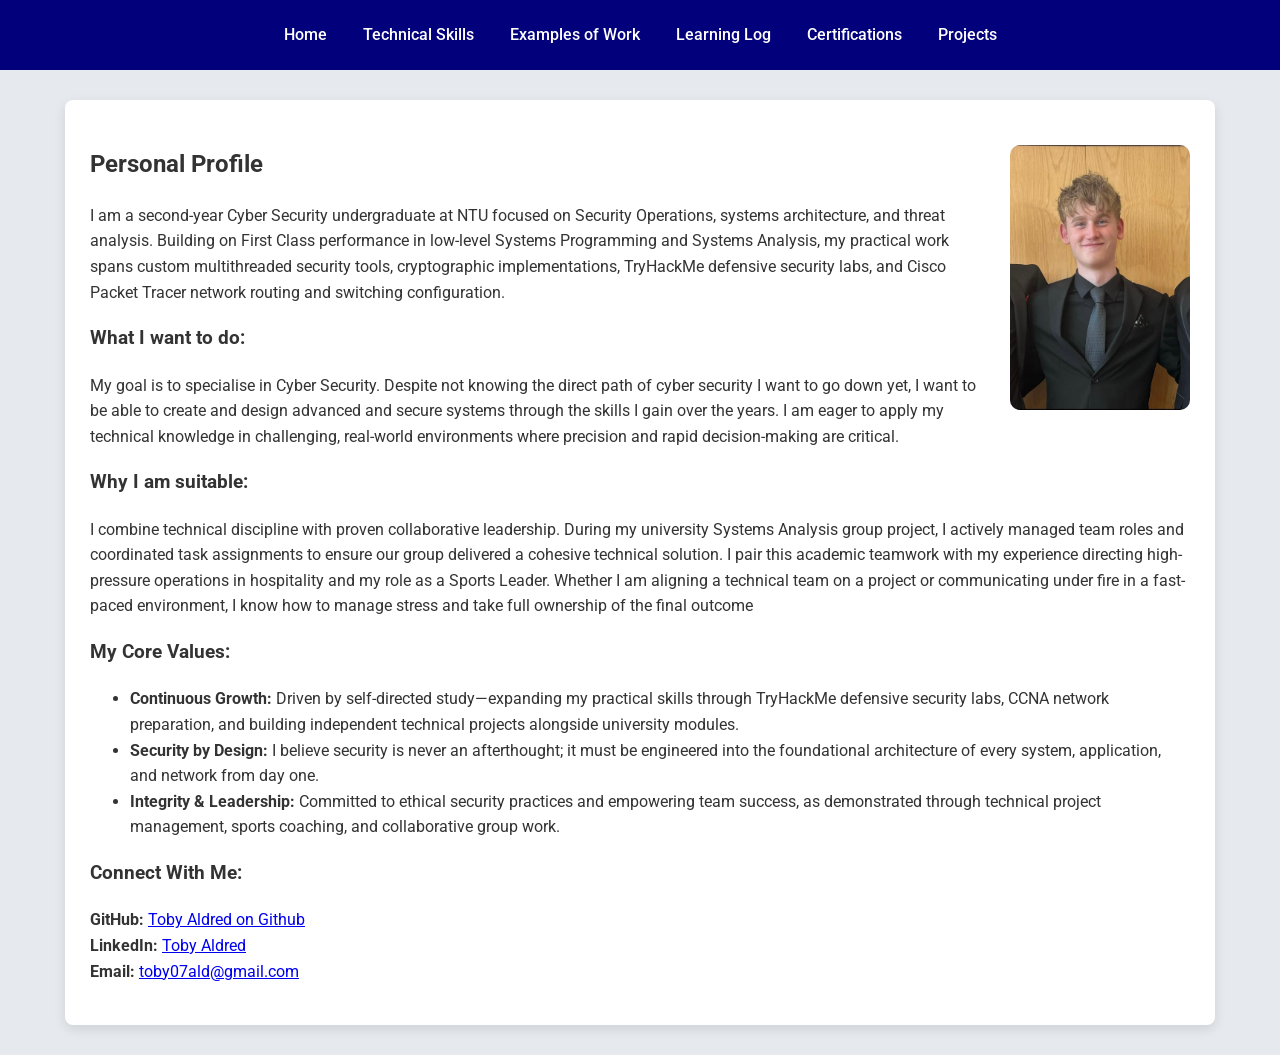
<file: index.html>
<!DOCTYPE html>
<html lang="en">

<head>
    <meta charset="UTF-8">
    <meta name="viewport" content="width=device-width, initial-scale=1.0">
    <title>Professional Portfolio - Home</title>
    <link rel="stylesheet" href="style.css">
    <link href="https://fonts.googleapis.com/css2?family=Roboto:wght@300;400;700&display=swap" rel="stylesheet">
</head>

<body>

    <!-- <header>
        <h1>Welcome to Toby's Professional Portfolio</h1>
    </header> -->

    <nav>
        <a href="index.html">Home</a>
        <a href="skills.html">Technical Skills</a>
        <a href="work.html">Examples of Work</a>
        <a href="learning.html">Learning Log</a>
        <a href="CertificatesAndAchievements.html">Certifications</a>
        <a href="Projects.html">Projects</a>
    </nav>

    <div class="container">
        <div class="profile-section">
            
            <img class="profile-pic" src="IMG_0611.jpeg" alt="Toby Aldred Professional Headshot">

            <h2>Personal Profile</h2>
            
           <p>I am a second-year Cyber Security undergraduate at NTU focused on Security Operations, systems architecture, and threat analysis. Building on First Class performance in low-level Systems Programming and Systems Analysis, my practical work spans custom multithreaded security tools, cryptographic implementations, TryHackMe defensive security labs, and Cisco Packet Tracer network routing and switching configuration.</p>

            <h3>What I want to do:</h3>
            <p>My goal is to specialise in Cyber Security. Despite not knowing the direct path of cyber security I want to go down yet, I want to be able to create and design advanced and secure systems through the skills I gain over the years. I am eager to apply my technical knowledge in challenging, real-world environments where precision and rapid decision-making are critical.</p>

            <h3>Why I am suitable:</h3>
            <p>I combine technical discipline with proven collaborative leadership. During my university Systems Analysis group project, I actively managed team roles and coordinated task assignments to ensure our group delivered a cohesive technical solution. I pair this academic teamwork with my experience directing high-pressure operations in hospitality and my role as a Sports Leader. Whether I am aligning a technical team on a project or communicating under fire in a fast-paced environment, I know how to manage stress and take full ownership of the final outcome</p>

            <h3>My Core Values:</h3>
            <ul>
                <li><strong>Continuous Growth:</strong> Driven by self-directed study—expanding my practical skills through TryHackMe defensive security labs, CCNA network preparation, and building independent technical projects alongside university modules.</li>
                <li><strong>Security by Design:</strong> I believe security is never an afterthought; it must be engineered into the foundational architecture of every system, application, and network from day one.</li>
                <li><strong>Integrity & Leadership:</strong> Committed to ethical security practices and empowering team success, as demonstrated through technical project management, sports coaching, and collaborative group work.</li>
            </ul>

            <h3>Connect With Me:</h3>
            <ul style="list-style-type: none; padding-left: 0;">
                <li><strong>GitHub:</strong> <a href="https://github.com/toby07ald-sys">Toby Aldred on Github</a></li>
                <li><strong>LinkedIn:</strong> <a href="https://www.linkedin.com/in/toby-aldred-21b82a2bb">Toby Aldred</a></li>
                <li><strong>Email:</strong> <a href="mailto:toby07ald@gmail.com">toby07ald@gmail.com</a></li> 
            </ul>

        </div>
    </div>
</body>
</html>
</file>
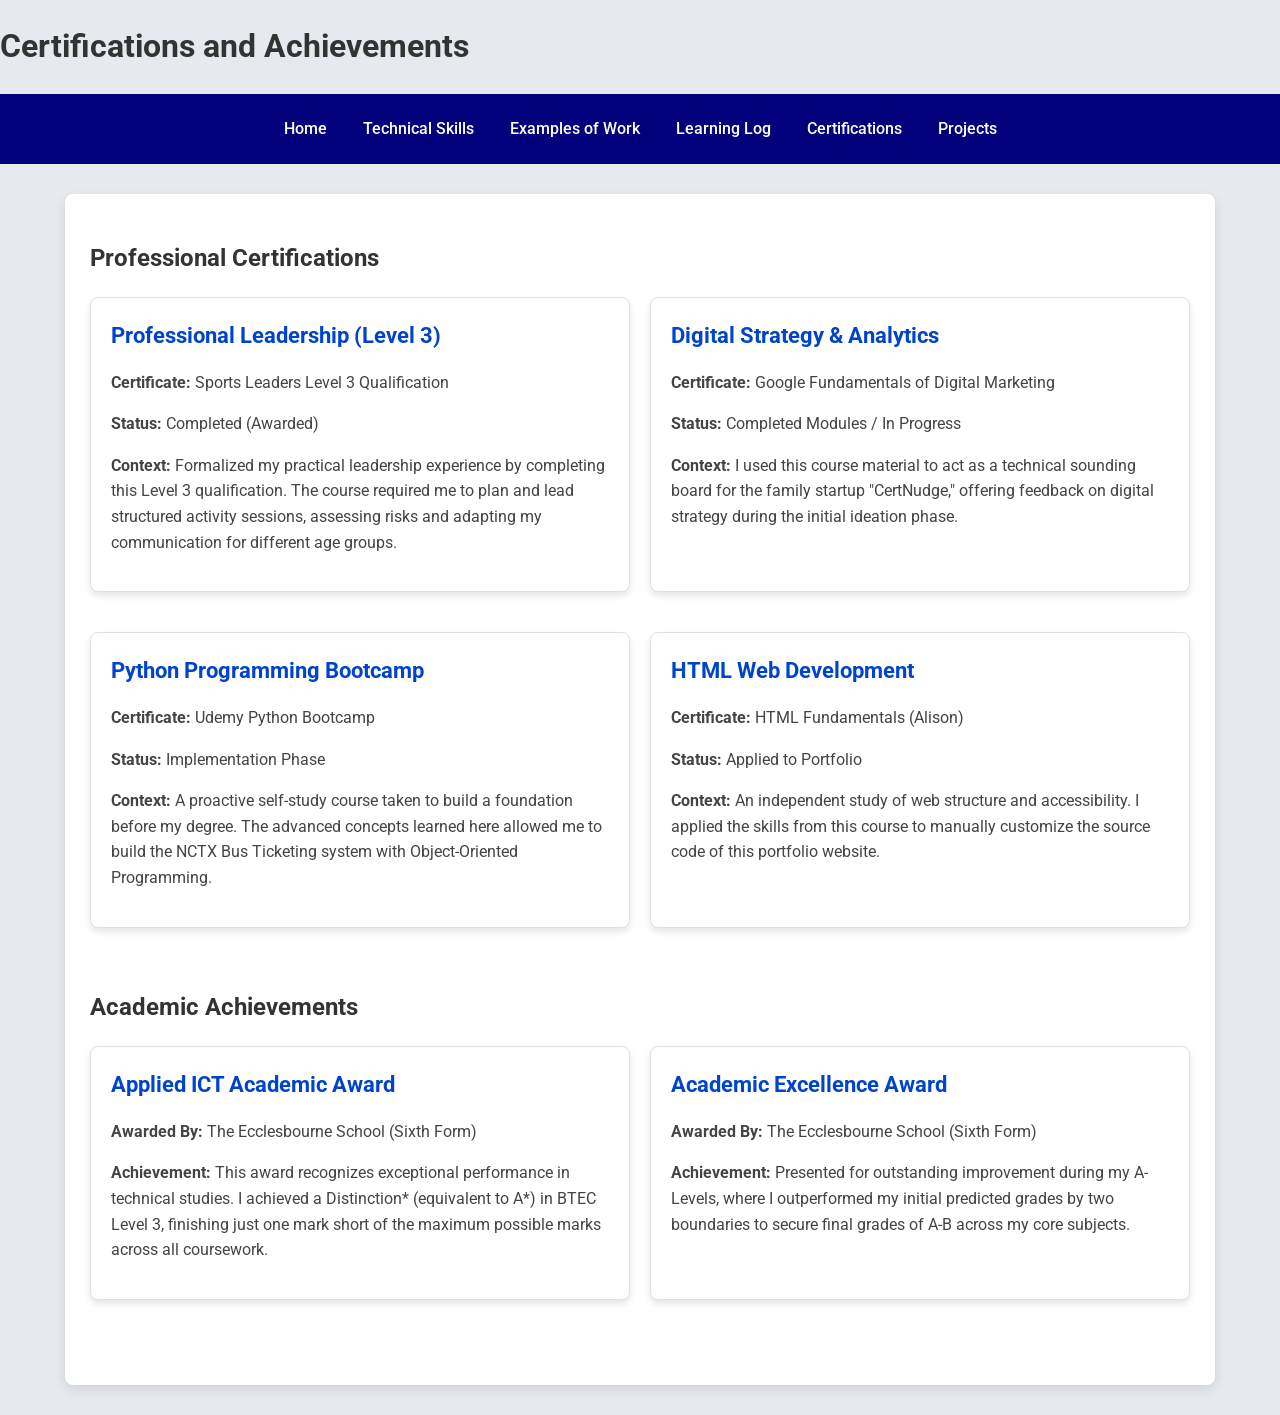
<file: CertificatesAndAchievements.html>
<!DOCTYPE html>
<html lang="en">
<head>
    <meta charset="UTF-8">
    <meta name="viewport" content="width=device-width, initial-scale=1.0">
    <title>Certifications & Achievements</title>
    <link href="https://fonts.googleapis.com/css2?family=Inter:wght@300;400;600;700&display=swap" rel="stylesheet">
    <link rel="stylesheet" href="style.css">
</head>
<body>
    <header>
        <h1>Certifications and Achievements</h1>
    </header>
    <nav>
        <a href="index.html">Home</a>
        <a href="skills.html">Technical Skills</a>
        <a href="work.html">Examples of Work</a>
        <a href="learning.html">Learning Log</a>
        <a href="CertificatesAndAchievements.html">Certifications</a>
        <a href="Projects.html">Projects</a>
    </nav>
    
    <div class="container">
        
        <h2>Professional Certifications</h2>
        <div class="vertical-stack">
            
            <div class="project-card">
                <h3>Professional Leadership (Level 3)</h3>
                <p><strong>Certificate:</strong> Sports Leaders Level 3 Qualification</p>
                <p><strong>Status:</strong> Completed (Awarded)</p>
                <p><strong>Context:</strong> Formalized my practical leadership experience by completing this Level 3 qualification. The course required me to plan and lead structured activity sessions, assessing risks and adapting my communication for different age groups.</p>
            </div>

            <div class="project-card">
                <h3>Digital Strategy & Analytics</h3>
                <p><strong>Certificate:</strong> Google Fundamentals of Digital Marketing</p>
                <p><strong>Status:</strong> Completed Modules / In Progress</p>
                <p><strong>Context:</strong> I used this course material to act as a technical sounding board for the family startup "CertNudge," offering feedback on digital strategy during the initial ideation phase.</p>
            </div>

            <div class="project-card">
                <h3>Python Programming Bootcamp</h3>
                <p><strong>Certificate:</strong> Udemy Python Bootcamp</p>
                <p><strong>Status:</strong> Implementation Phase</p>
                <p><strong>Context:</strong> A proactive self-study course taken to build a foundation before my degree. The advanced concepts learned here allowed me to build the NCTX Bus Ticketing system with Object-Oriented Programming.</p>
            </div>

            <div class="project-card">
                <h3>HTML Web Development</h3>
                <p><strong>Certificate:</strong> HTML Fundamentals (Alison)</p>
                <p><strong>Status:</strong> Applied to Portfolio</p>
                <p><strong>Context:</strong> An independent study of web structure and accessibility. I applied the skills from this course to manually customize the source code of this portfolio website.</p>
            </div>
        </div>

        <h2>Academic Achievements</h2>
        <div class="vertical-stack">
            
            <div class="project-card">
                <h3>Applied ICT Academic Award</h3>
                <p><strong>Awarded By:</strong> The Ecclesbourne School (Sixth Form)</p>
                <p><strong>Achievement:</strong> This award recognizes exceptional performance in technical studies. I achieved a Distinction* (equivalent to A*) in BTEC Level 3, finishing just one mark short of the maximum possible marks across all coursework.</p>
            </div>

            <div class="project-card">
                <h3>Academic Excellence Award</h3>
                <p><strong>Awarded By:</strong> The Ecclesbourne School (Sixth Form)</p>
                <p><strong>Achievement:</strong> Presented for outstanding improvement during my A-Levels, where I outperformed my initial predicted grades by two boundaries to secure final grades of A-B across my core subjects.</p>
            </div>

        </div>

    </div>
</body>
</html>
</file>
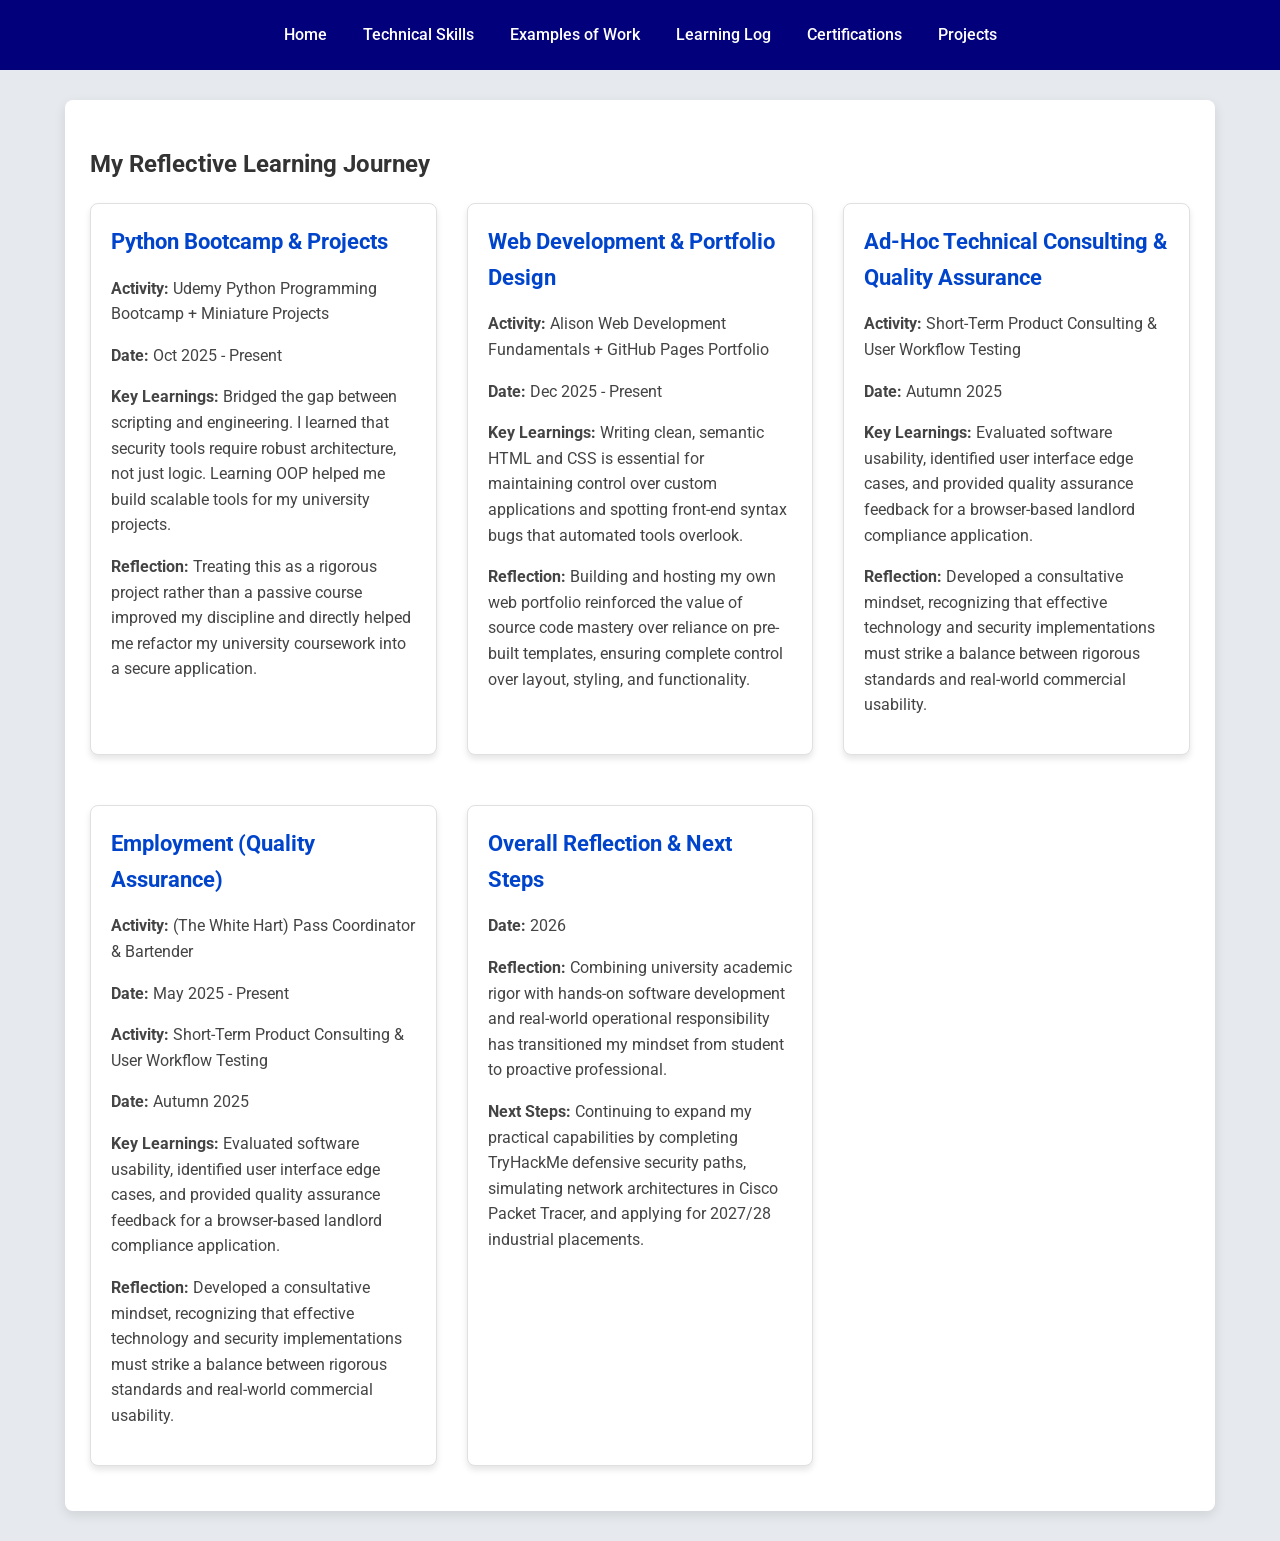
<file: learning.html>
<!DOCTYPE html>
<html lang="en">
<head>
    <meta charset="UTF-8">
    <meta name="viewport" content="width=device-width, initial-scale=1.0">
    <title>Learning Log</title>
    <link href="https://fonts.googleapis.com/css2?family=Roboto:wght@300;400;700&display=swap" rel="stylesheet">
    <link rel="stylesheet" href="style.css">
</head>
<body>
    <!-- <header>
        <h1>Learning Log</h1>
    </header> -->
    <nav>
        <a href="index.html">Home</a>
        <a href="skills.html">Technical Skills</a>
        <a href="work.html">Examples of Work</a>
        <a href="learning.html">Learning Log</a>
        <a href="CertificatesAndAchievements.html">Certifications</a>
        <a href="Projects.html">Projects</a>
    </nav>

    <div class="container">
        <h2>My Reflective Learning Journey</h2>

        <div class="project-grid">

            <div class="project-card">
                <h3>Python Bootcamp & Projects</h3>
                <p><strong>Activity:</strong> Udemy Python Programming Bootcamp + Miniature Projects</p>
                <p><strong>Date:</strong> Oct 2025 - Present</p>
                <p><strong>Key Learnings:</strong> Bridged the gap between scripting and engineering. I learned that security tools require robust architecture, not just logic. Learning OOP helped me build scalable tools for my university projects.</p>
                <p><strong>Reflection:</strong> Treating this as a rigorous project rather than a passive course improved my discipline and directly helped me refactor my university coursework into a secure application.</p>
            </div>

            <div class="project-card">
                <h3>Web Development & Portfolio Design</h3>
                <p><strong>Activity:</strong> Alison Web Development Fundamentals + GitHub Pages Portfolio</p>
                <p><strong>Date:</strong> Dec 2025 - Present</p>
                <p><strong>Key Learnings:</strong> Writing clean, semantic HTML and CSS is essential for maintaining control over custom applications and spotting front-end syntax bugs that automated tools overlook.</p>
                <p><strong>Reflection:</strong> Building and hosting my own web portfolio reinforced the value of source code mastery over reliance on pre-built templates, ensuring complete control over layout, styling, and functionality.</p>
            </div>

            <div class="project-card">
                <h3>Ad-Hoc Technical Consulting & Quality Assurance</h3>
                <p><strong>Activity:</strong> Short-Term Product Consulting & User Workflow Testing</p>
                <p><strong>Date:</strong> Autumn 2025</p>
                <p><strong>Key Learnings:</strong> Evaluated software usability, identified user interface edge cases, and provided quality assurance feedback for a browser-based landlord compliance application.</p>
                <p><strong>Reflection:</strong> Developed a consultative mindset, recognizing that effective technology and security implementations must strike a balance between rigorous standards and real-world commercial usability.</p>
            </div>

            <div class="project-card">
                <h3>Employment (Quality Assurance)</h3>
                <p><strong>Activity:</strong> (The White Hart) Pass Coordinator & Bartender</p>
                <p><strong>Date:</strong> May 2025 - Present</p>
                <p><strong>Activity:</strong> Short-Term Product Consulting & User Workflow Testing</p>
                <p><strong>Date:</strong> Autumn 2025</p>
                <p><strong>Key Learnings:</strong> Evaluated software usability, identified user interface edge cases, and provided quality assurance feedback for a browser-based landlord compliance application.</p>
                <p><strong>Reflection:</strong> Developed a consultative mindset, recognizing that effective technology and security implementations must strike a balance between rigorous standards and real-world commercial usability.</p>
            </div>

            <div class="project-card">
            <h3>Overall Reflection & Next Steps</h3>
            <p><strong>Date:</strong> 2026</p>
            <p><strong>Reflection:</strong> Combining university academic rigor with hands-on software development and real-world operational responsibility has transitioned my mindset from student to proactive professional.</p>
            <p><strong>Next Steps:</strong> Continuing to expand my practical capabilities by completing TryHackMe defensive security paths, simulating network architectures in Cisco Packet Tracer, and applying for 2027/28 industrial placements.</p>
            </div>

        </div>
    </div>
</body>
</html>
</file>
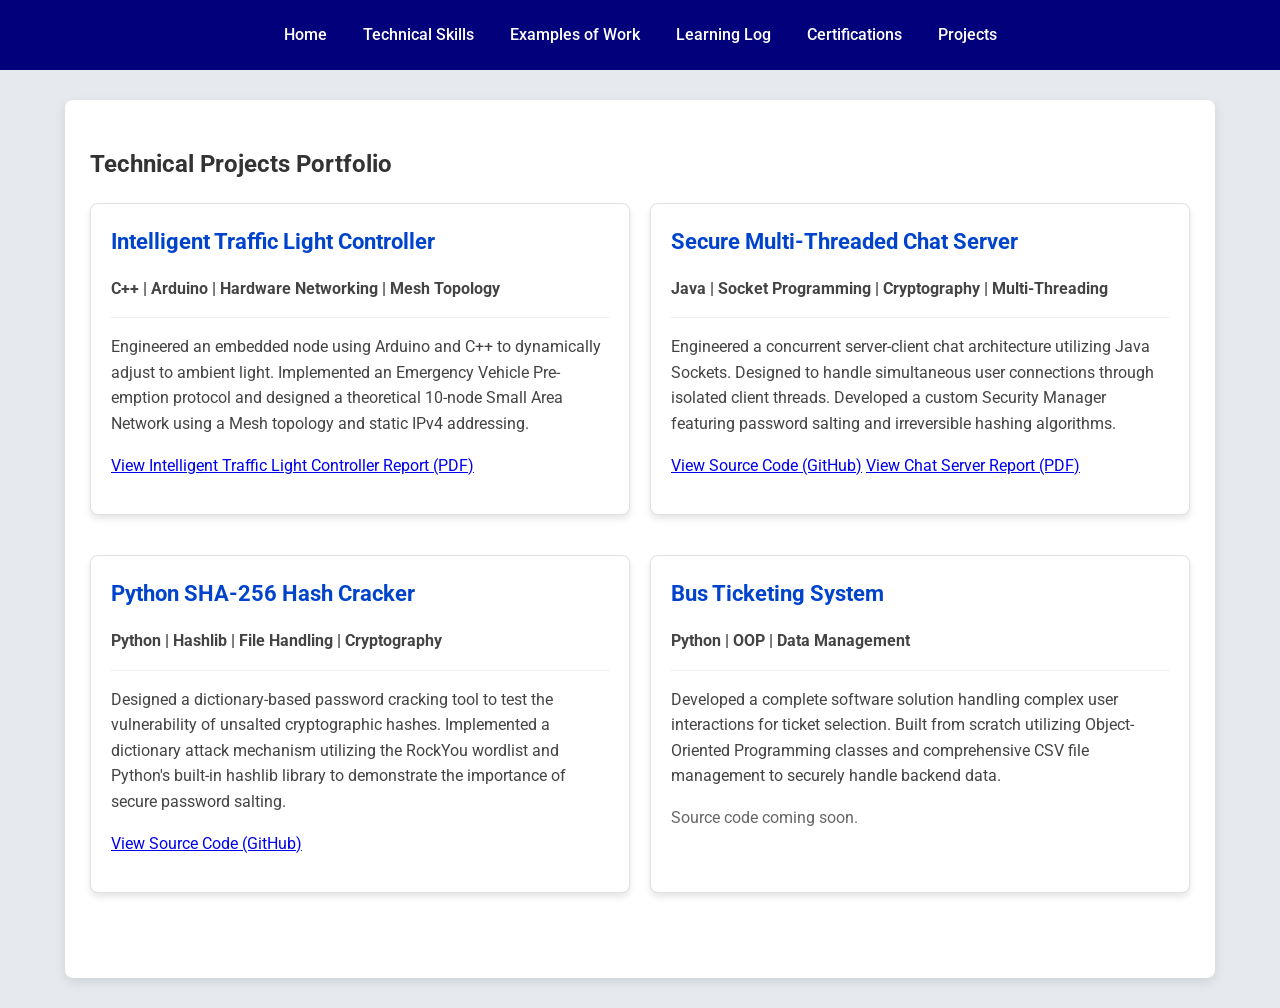
<file: Projects.html>
<!DOCTYPE html>
<html lang="en">
<head>
    <meta charset="UTF-8">
    <meta name="viewport" content="width=device-width, initial-scale=1.0">
    <title>Projects Portfolio</title>
    <link href="https://fonts.googleapis.com/css2?family=Roboto:wght@300;400;700&display=swap" rel="stylesheet">
    <link rel="stylesheet" href="style.css">
</head>
<body>
    <nav>
        <a href="index.html">Home</a>
        <a href="skills.html">Technical Skills</a>
        <a href="work.html">Examples of Work</a>
        <a href="learning.html">Learning Log</a>
        <a href="CertificatesAndAchievements.html">Certifications</a>
        <a href="Projects.html">Projects</a>
    </nav>

    <div class="container">
        <h2>Technical Projects Portfolio</h2>
        
        <div class="vertical-stack">
            
            <div class="project-card" id="traffic-light">
                <h3>Intelligent Traffic Light Controller</h3>
                <p><strong>C++ | Arduino | Hardware Networking | Mesh Topology</strong></p>
                <hr style="border: 0; border-top: 1px solid #eee; margin: 10px 0 15px 0;">
                <p>Engineered an embedded node using Arduino and C++ to dynamically adjust to ambient light. Implemented an Emergency Vehicle Pre-emption protocol and designed a theoretical 10-node Small Area Network using a Mesh topology and static IPv4 addressing.</p>
                <p style="margin-top: 15px;">
                    <a href="PFArdunioController.pdf" target="_blank" class="btn" >View Intelligent Traffic Light Controller Report (PDF)</a>
                </p>
            </div>

            <div class="project-card" id="java-chat">
                <h3>Secure Multi-Threaded Chat Server</h3>
                <p><strong>Java | Socket Programming | Cryptography | Multi-Threading</strong></p>
                <hr style="border: 0; border-top: 1px solid #eee; margin: 10px 0 15px 0;">
                <p>Engineered a concurrent server-client chat architecture utilizing Java Sockets. Designed to handle simultaneous user connections through isolated client threads. Developed a custom Security Manager featuring password salting and irreversible hashing algorithms.</p>
                <p style="margin-top: 15px;">
                    <a href="https://toby07ald-sys.github.io/Secure-Chat-Server-Public/" target="_blank" class="btn">View Source Code (GitHub)</a>
                    <a href="PFChatServerReport.pdf" target="_blank" class="btn">View Chat Server Report (PDF)</a>
                </p>
            </div>

            <div class="project-card" id="hash-cracker">
                <h3>Python SHA-256 Hash Cracker</h3>
                <p><strong>Python | Hashlib | File Handling | Cryptography</strong></p>
                <hr style="border: 0; border-top: 1px solid #eee; margin: 10px 0 15px 0;">
                <p>Designed a dictionary-based password cracking tool to test the vulnerability of unsalted cryptographic hashes. Implemented a dictionary attack mechanism utilizing the RockYou wordlist and Python's built-in hashlib library to demonstrate the importance of secure password salting.</p>
                <p style="margin-top: 15px;">
                    <a href="https://toby07ald-sys.github.io/PersonalPasswordBruteForce/" target="_blank" class="btn">View Source Code (GitHub)</a>
                </p>
            </div>

            <div class="project-card" id="nctx-bus">
                <h3>Bus Ticketing System</h3>
                <p><strong>Python | OOP | Data Management</strong></p>
                <hr style="border: 0; border-top: 1px solid #eee; margin: 10px 0 15px 0;">
                <p>Developed a complete software solution handling complex user interactions for ticket selection. Built from scratch utilizing Object-Oriented Programming classes and comprehensive CSV file management to securely handle backend data.</p>
                <p style="margin-top: 15px; color: #666;">Source code coming soon.</p>
            </div>

        </div>
    </div>
</body>
</html>
</file>
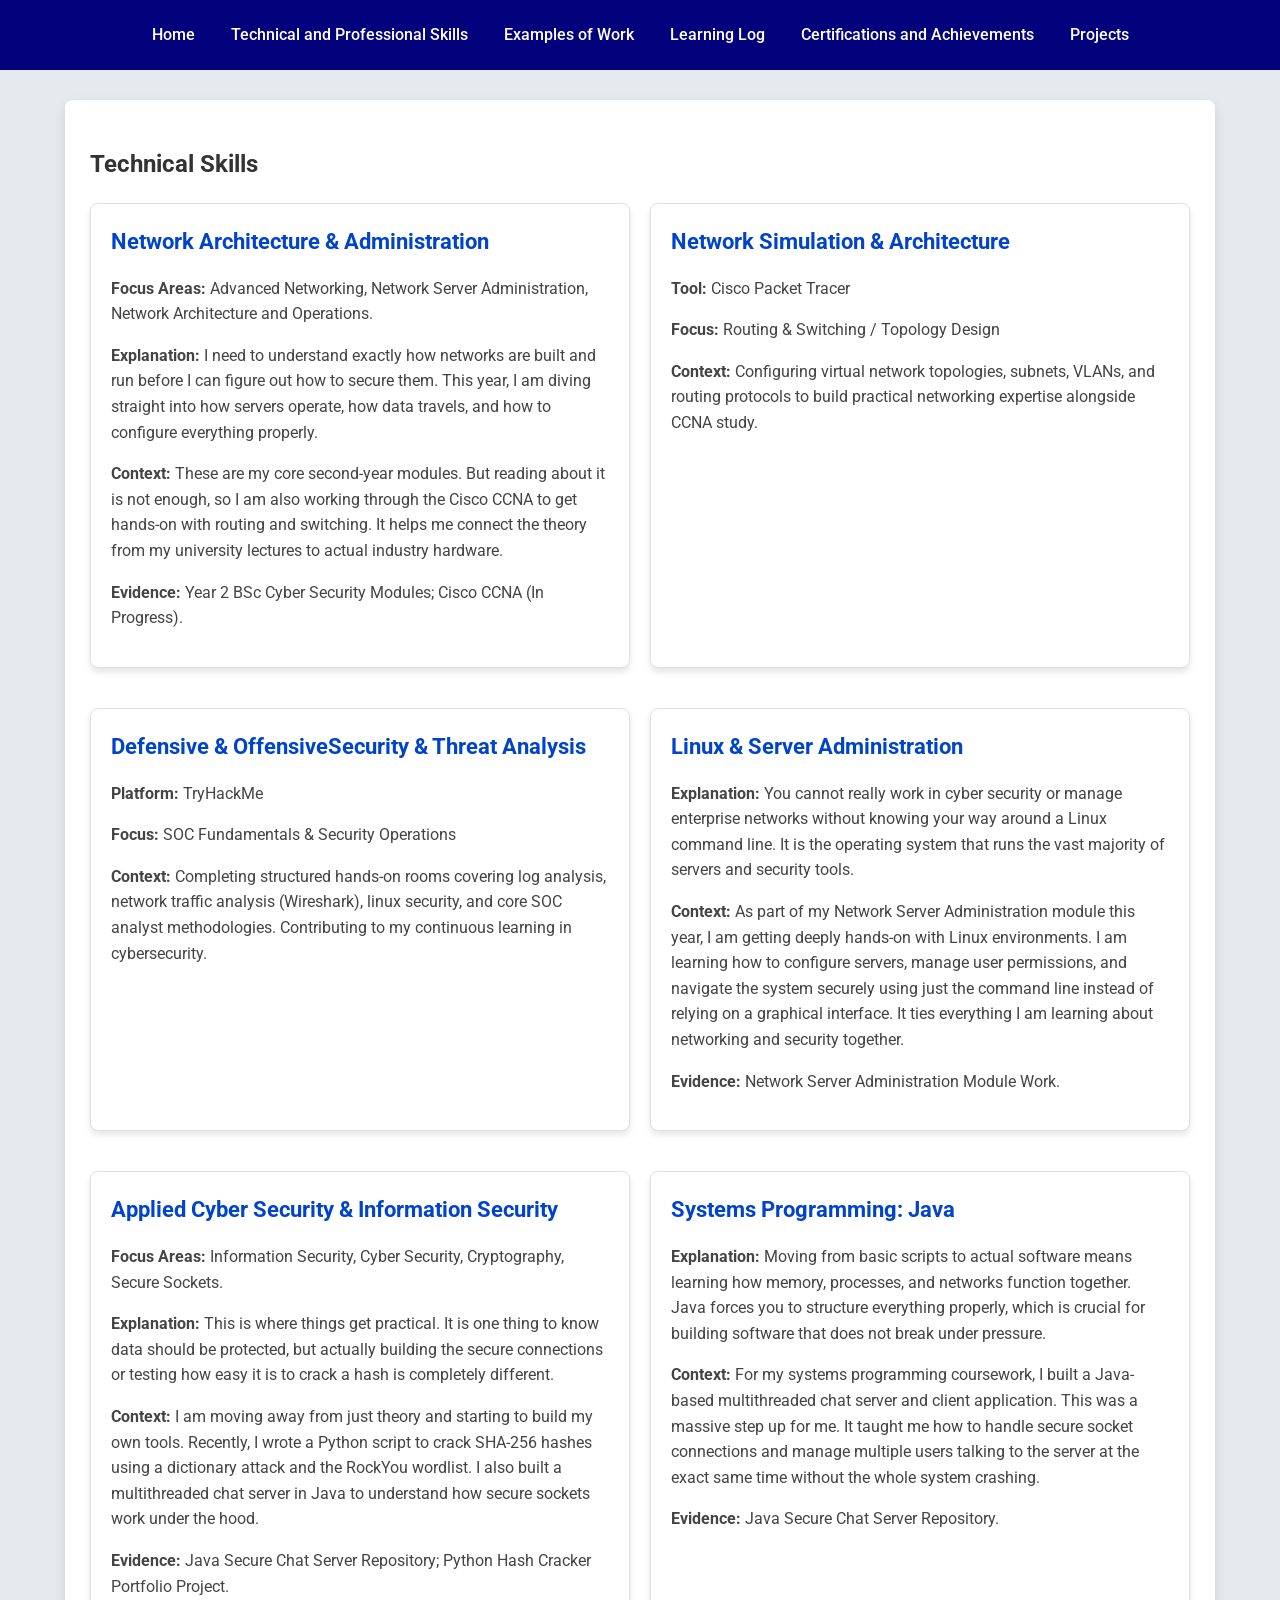
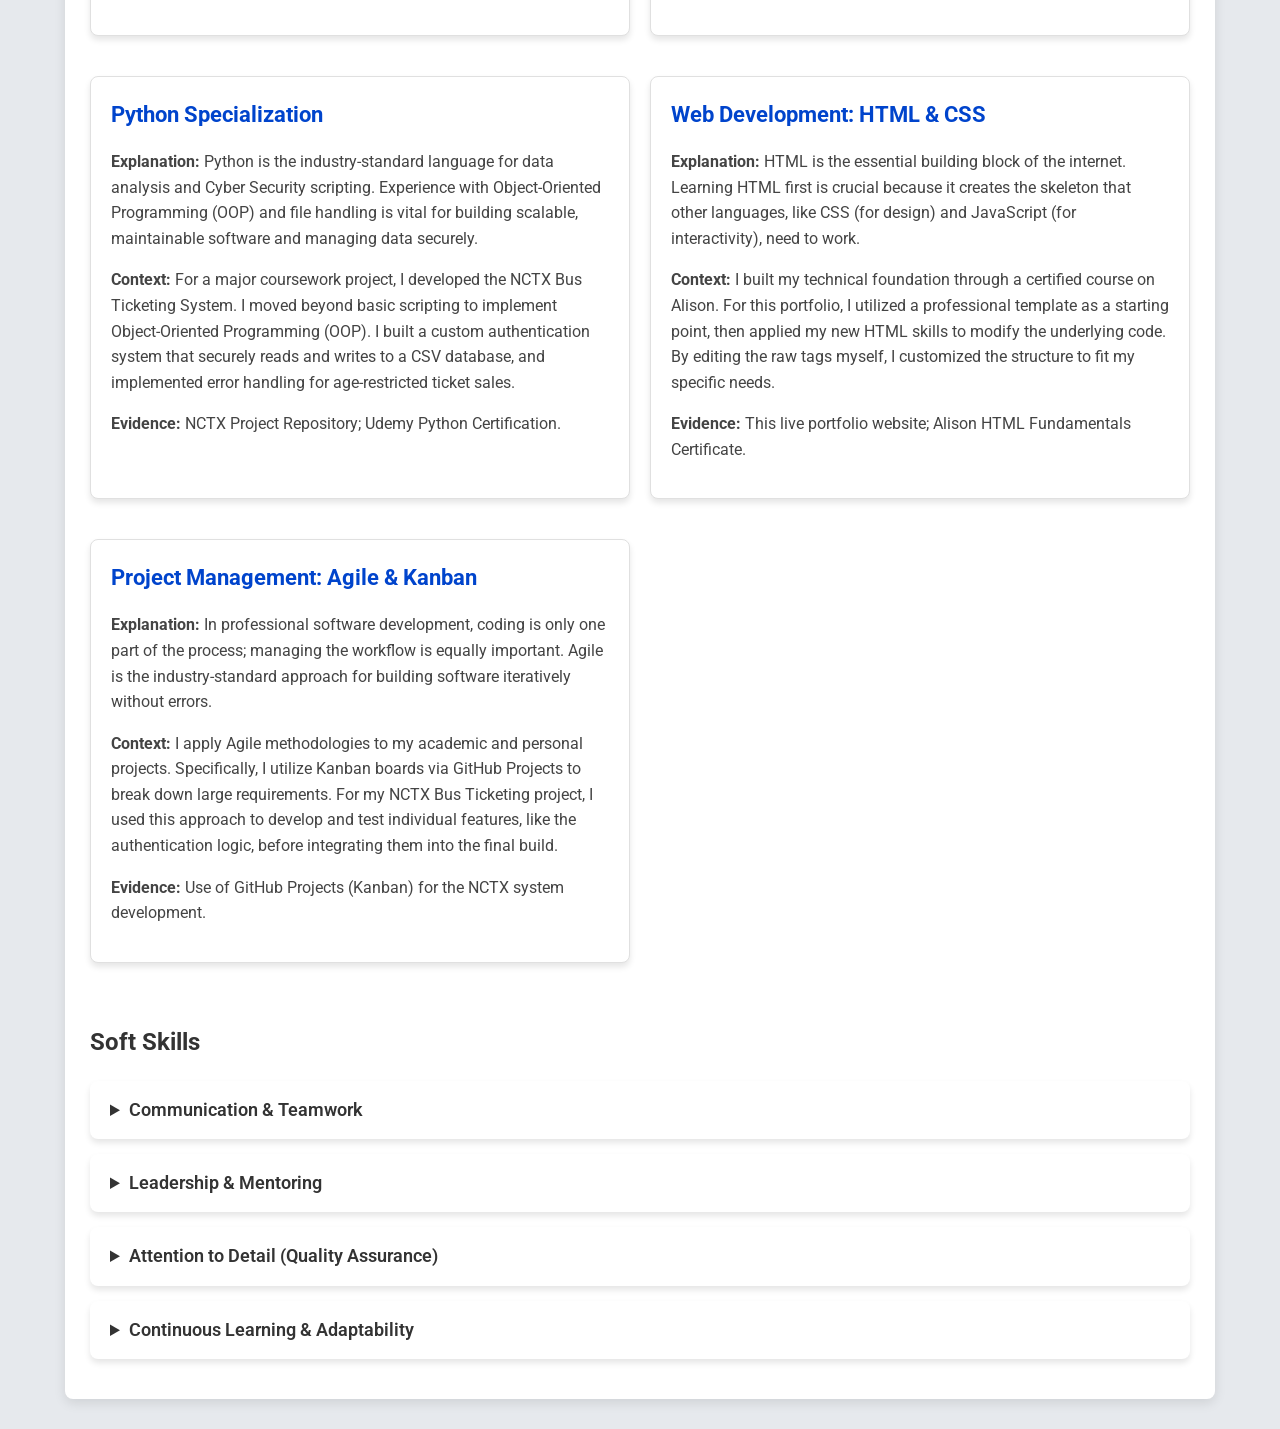
<file: skills.html>
<!DOCTYPE html>
<html lang="en">
<head>
    <meta charset="UTF-8">
    <meta name="viewport" content="width=device-width, initial-scale=1.0">
    <title>Skill Log</title>
    <link href="https://fonts.googleapis.com/css2?family=Inter:wght@300;400;600;700&display=swap" rel="stylesheet">
    <link rel="stylesheet" href="style.css">
</head>
<body>
    <!-- <header>
        <h1>Technical and Professional Skills</h1>
    </header> -->
    <nav>
        <a href="index.html">Home</a>
        <a href="skills.html">Technical and Professional Skills</a>
        <a href="work.html">Examples of Work</a>
        <a href="learning.html">Learning Log</a>
        <a href="CertificatesAndAchievements.html">Certifications and Achievements</a>
        <a href="Projects.html">Projects</a>
    </nav>

    <div class="container">
        
        <h2>Technical Skills</h2>
        <div class="vertical-stack">
            
            <div class="project-card">
                <h3>Network Architecture & Administration</h3>
                <p><strong>Focus Areas:</strong> Advanced Networking, Network Server Administration, Network Architecture and Operations.</p>
                <p><strong>Explanation:</strong> I need to understand exactly how networks are built and run before I can figure out how to secure them. This year, I am diving straight into how servers operate, how data travels, and how to configure everything properly.</p>
                <p><strong>Context:</strong> These are my core second-year modules. But reading about it is not enough, so I am also working through the Cisco CCNA to get hands-on with routing and switching. It helps me connect the theory from my university lectures to actual industry hardware.</p>
                <p><strong>Evidence:</strong> Year 2 BSc Cyber Security Modules; Cisco CCNA (In Progress).</p>
            </div>

            <div class="project-card">
            <h3>Network Simulation & Architecture</h3>
            <p><strong>Tool:</strong> Cisco Packet Tracer</p>
            <p><strong>Focus:</strong> Routing & Switching / Topology Design</p>
            <p><strong>Context:</strong> Configuring virtual network topologies, subnets, VLANs, and routing protocols to build practical networking expertise alongside CCNA study.</p>
            </div>


            <div class="project-card">
            <h3>Defensive & OffensiveSecurity & Threat Analysis</h3>
            <p><strong>Platform:</strong> TryHackMe</p>
            <p><strong>Focus:</strong> SOC Fundamentals & Security Operations</p>
            <p><strong>Context:</strong> Completing structured hands-on rooms covering log analysis, network traffic analysis (Wireshark), linux security, and core SOC analyst methodologies. Contributing to my continuous learning in cybersecurity.</p>
            </div>
            <div class="project-card">
                <h3>Linux & Server Administration</h3>
                <p><strong>Explanation:</strong> You cannot really work in cyber security or manage enterprise networks without knowing your way around a Linux command line. It is the operating system that runs the vast majority of servers and security tools.</p>
                <p><strong>Context:</strong> As part of my Network Server Administration module this year, I am getting deeply hands-on with Linux environments. I am learning how to configure servers, manage user permissions, and navigate the system securely using just the command line instead of relying on a graphical interface. It ties everything I am learning about networking and security together.</p>
                <p><strong>Evidence:</strong> Network Server Administration Module Work.</p>
            </div>

            <div class="project-card">
                <h3>Applied Cyber Security & Information Security</h3>
                <p><strong>Focus Areas:</strong> Information Security, Cyber Security, Cryptography, Secure Sockets.</p>
                <p><strong>Explanation:</strong> This is where things get practical. It is one thing to know data should be protected, but actually building the secure connections or testing how easy it is to crack a hash is completely different.</p>
                <p><strong>Context:</strong> I am moving away from just theory and starting to build my own tools. Recently, I wrote a Python script to crack SHA-256 hashes using a dictionary attack and the RockYou wordlist. I also built a multithreaded chat server in Java to understand how secure sockets work under the hood.</p>
                <p><strong>Evidence:</strong> Java Secure Chat Server Repository; Python Hash Cracker Portfolio Project.</p>
            </div>

            <div class="project-card">
                <h3>Systems Programming: Java</h3>
                <p><strong>Explanation:</strong> Moving from basic scripts to actual software means learning how memory, processes, and networks function together. Java forces you to structure everything properly, which is crucial for building software that does not break under pressure.</p>
                <p><strong>Context:</strong> For my systems programming coursework, I built a Java-based multithreaded chat server and client application. This was a massive step up for me. It taught me how to handle secure socket connections and manage multiple users talking to the server at the exact same time without the whole system crashing.</p>
                <p><strong>Evidence:</strong> Java Secure Chat Server Repository.</p>
            </div>

            <div class="project-card">
                <h3>Python Specialization</h3>
                <p><strong>Explanation:</strong> Python is the industry-standard language for data analysis and Cyber Security scripting. Experience with Object-Oriented Programming (OOP) and file handling is vital for building scalable, maintainable software and managing data securely.</p>
                <p><strong>Context:</strong> For a major coursework project, I developed the NCTX Bus Ticketing System. I moved beyond basic scripting to implement Object-Oriented Programming (OOP). I built a custom authentication system that securely reads and writes to a CSV database, and implemented error handling for age-restricted ticket sales.</p>
                <p><strong>Evidence:</strong> NCTX Project Repository; Udemy Python Certification.</p>
            </div>

            <div class="project-card">
                <h3>Web Development: HTML & CSS</h3>
                <p><strong>Explanation:</strong> HTML is the essential building block of the internet. Learning HTML first is crucial because it creates the skeleton that other languages, like CSS (for design) and JavaScript (for interactivity), need to work.</p>
                <p><strong>Context:</strong> I built my technical foundation through a certified course on Alison. For this portfolio, I utilized a professional template as a starting point, then applied my new HTML skills to modify the underlying code. By editing the raw tags myself, I customized the structure to fit my specific needs.</p>
                <p><strong>Evidence:</strong> This live portfolio website; Alison HTML Fundamentals Certificate.</p>
            </div>

            <div class="project-card">
                <h3>Project Management: Agile & Kanban</h3>
                <p><strong>Explanation:</strong> In professional software development, coding is only one part of the process; managing the workflow is equally important. Agile is the industry-standard approach for building software iteratively without errors.</p>
                <p><strong>Context:</strong> I apply Agile methodologies to my academic and personal projects. Specifically, I utilize Kanban boards via GitHub Projects to break down large requirements. For my NCTX Bus Ticketing project, I used this approach to develop and test individual features, like the authentication logic, before integrating them into the final build.</p>
                <p><strong>Evidence:</strong> Use of GitHub Projects (Kanban) for the NCTX system development.</p>
            </div>

        </div>

        <h2>Soft Skills</h2>
        <div class="soft-skills-container">
            
            <details>
                <summary>Communication & Teamwork</summary>
                <p><strong>Explanation:</strong> You can have the best technical skills in the world, but if you cannot explain a problem clearly to someone else, it does not matter. Good communication prevents mistakes and keeps projects moving.</p>
                <p><strong>Context:</strong> I learned this the hard way working the pass at The White Hart. When the kitchen is slammed, I have to be the middleman between the chefs and the floor staff. You have to be quick, clear, and accurate under pressure. I bring that same approach to my university group work when dividing up tasks and writing documentation with my course mates.</p>
                <p><strong>Evidence:</strong> The White Hart |University Systems Analysis Group Work.</p>
            </details>

            <details>
                <summary>Leadership & Mentoring</summary>
                <p><strong>Explanation:</strong> Leadership is about planning ahead, keeping people motivated, and dealing with problems quickly without stressing out.</p>
                <p><strong>Context:</strong> Coaching the kids at Duffield Dynamos taught me a lot about this. Running a football training session means you have to be organized with your drills, but also flexible enough to change things up if they are losing focus or getting frustrated. It taught me how to keep a group on track while making sure things stay positive.</p>
                <p><strong>Evidence:</strong> Assistant Coach, Duffield Dynamos; Level 3 Sports Leadership Qualification.</p>
            </details>

            <details>
                <summary>Attention to Detail (Quality Assurance)</summary>
                <p><strong>Explanation:</strong> Finding mistakes before they cause a bigger problem is a massive part of development. A small typo in code or a misconfigured network can break everything.</p>
                <p><strong>Context:</strong> My job at the pub really drilled this into me. As the final check before food goes to a table, I have to spot any issues instantly and reject anything that is not right. It is the exact same mindset I use when debugging my Java code, checking network configurations, or reviewing my coursework.</p>
                <p><strong>Evidence:</strong>The White Hart | Technical debugging across Python and Java projects.</p>
            </details>

            <details>
                <summary>Continuous Learning & Adaptability</summary>
                <p><strong>Explanation:</strong> Tech changes too fast to just sit back and wait to be taught. If you want to keep up, you have to be willing to go out and learn things on your own time.</p>
                <p><strong>Context:</strong> I do not just stick to the university syllabus. I took it upon myself to do online courses for Python and HTML early on, and now I am pushing myself to study for the CCNA alongside my degree. I also actively track the latest cyber attacks and industry advances by listening to the CyberWire podcasts. If I get stuck on a project, I do not just give up; I go figure out the new framework or logic needed to fix it.</p>
                <p><strong>Evidence:</strong> Independent CCNA Study; Active listener of CyberWire threat intelligence; Self-taught OOP transition in Python; Alison HTML Certificate.</p>
            </details>

        </div>
    </div>
</body>

</html>
</file>
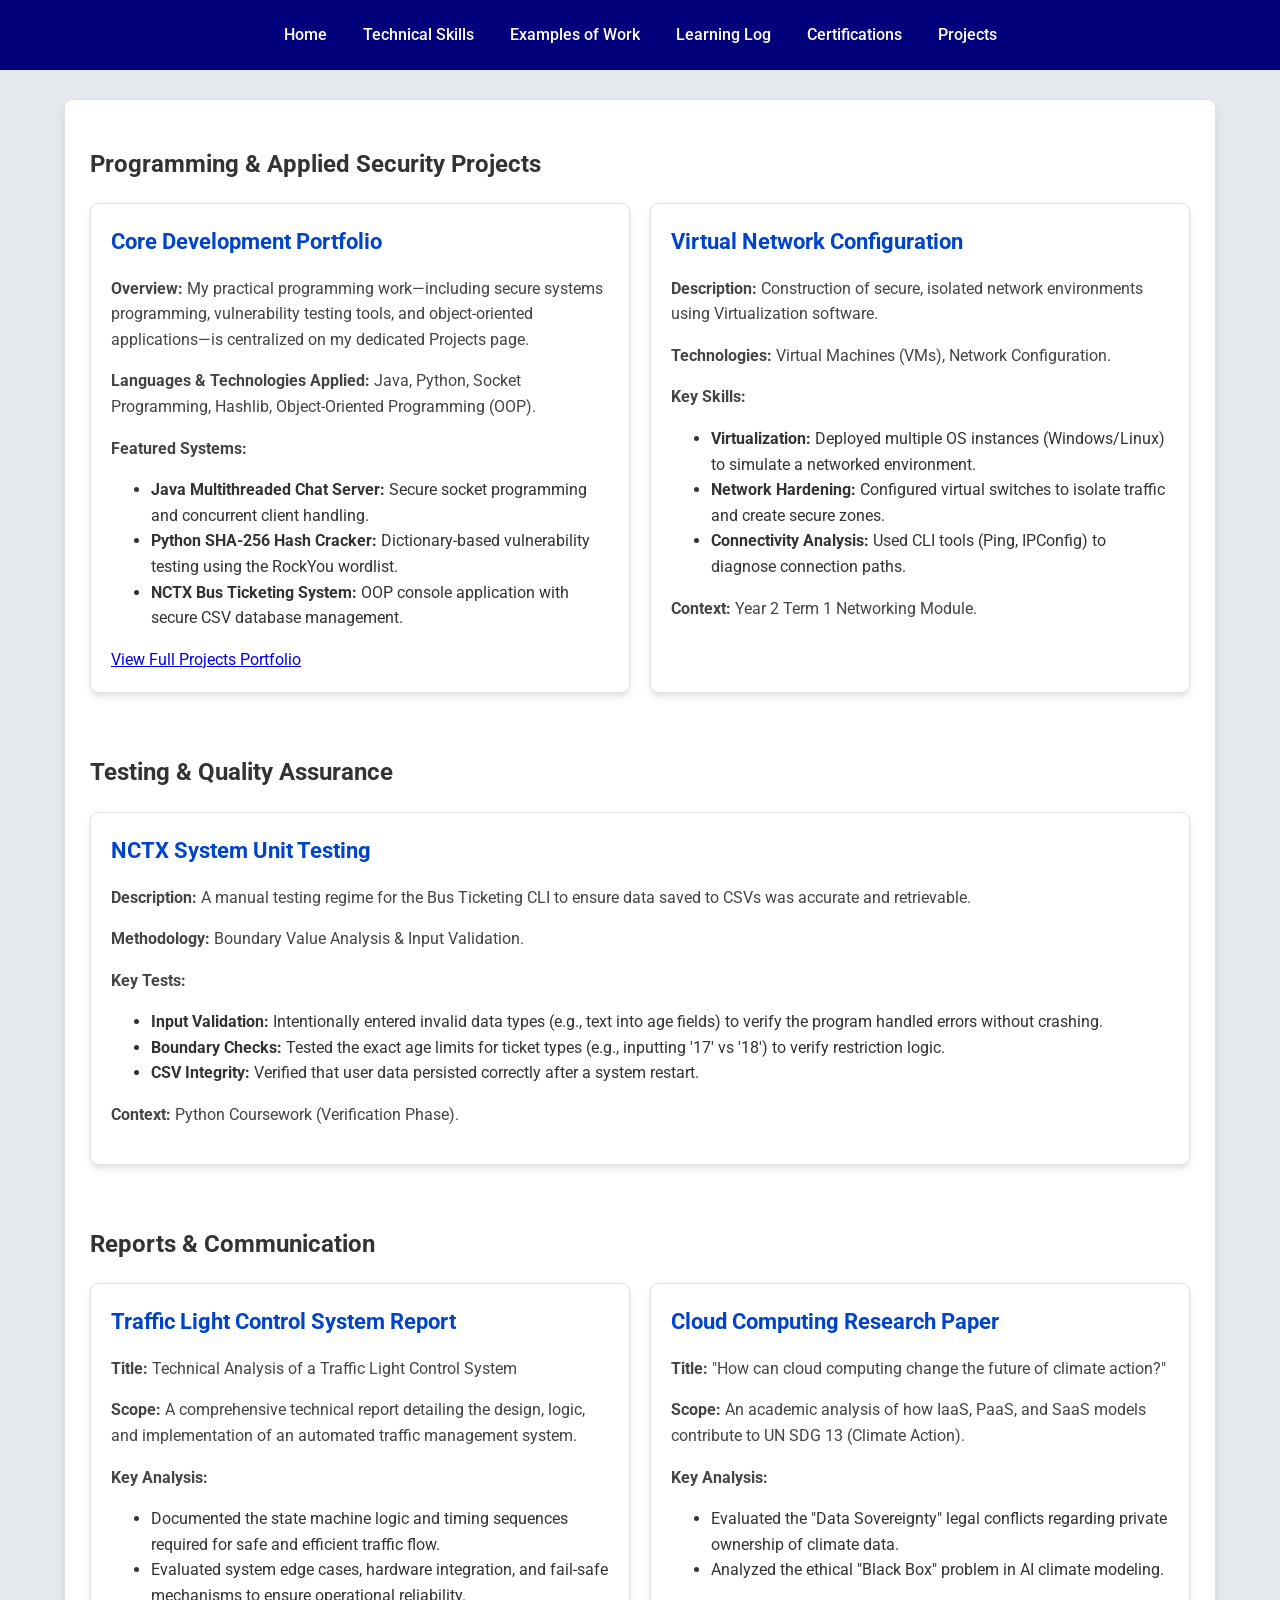
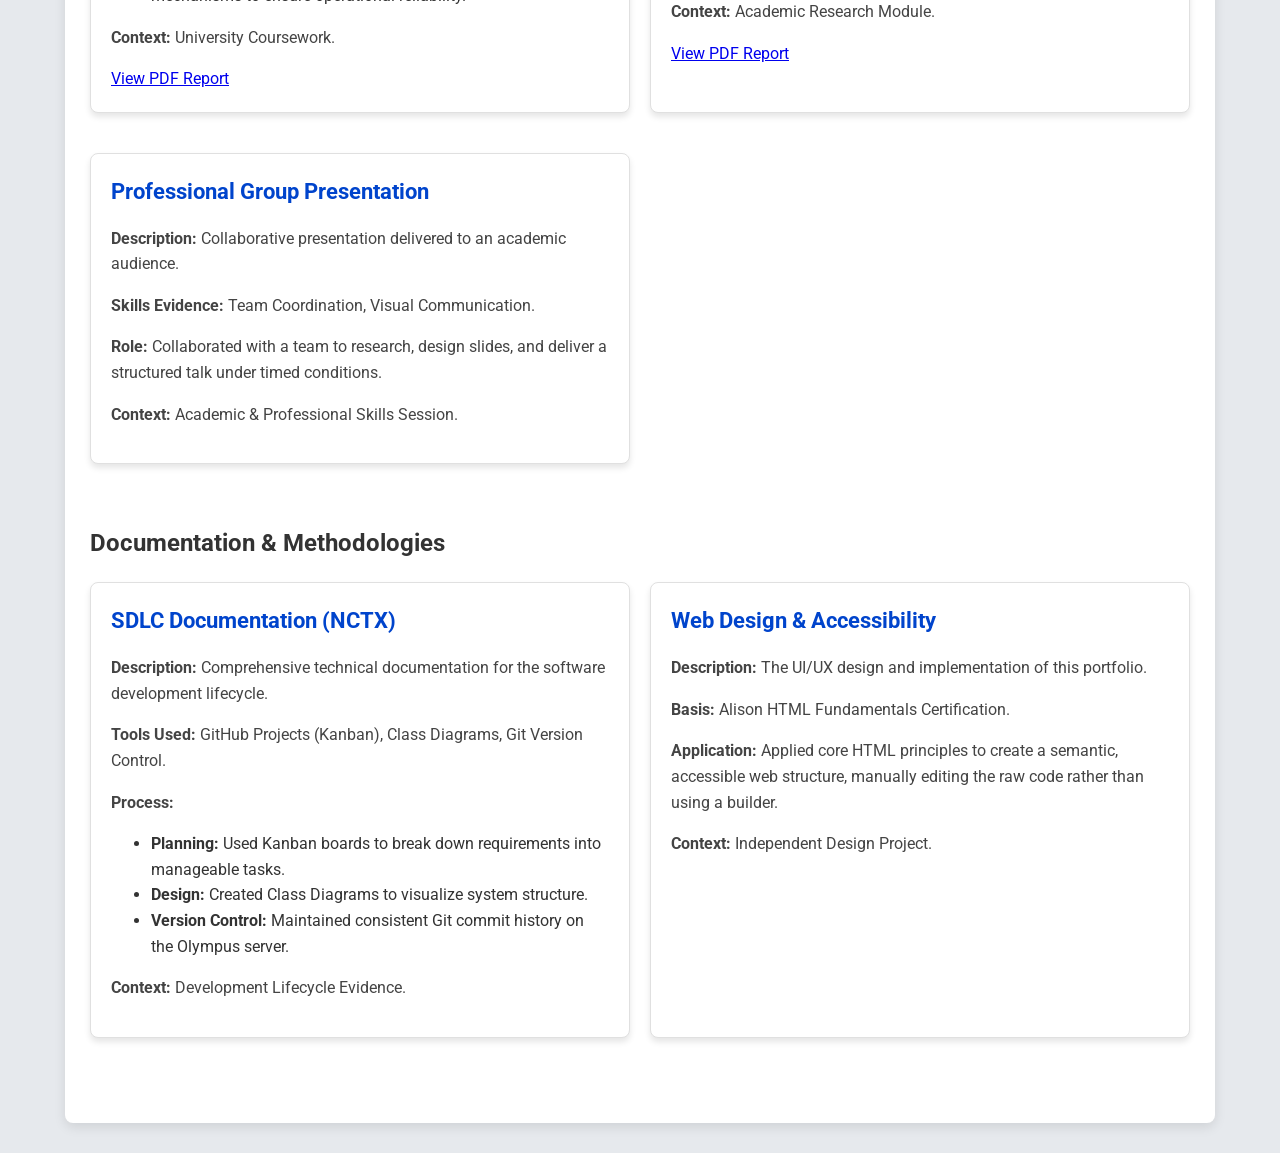
<file: work.html>
<!DOCTYPE html>
<html lang="en">
<head>
    <meta charset="UTF-8">
    <meta name="viewport" content="width=device-width, initial-scale=1.0">
    <title>Examples of Work</title>
    <link href="https://fonts.googleapis.com/css2?family=Roboto:wght@300;400;700&display=swap" rel="stylesheet">
    <link rel="stylesheet" href="style.css">
</head>
<body>
    <!-- <header>
        <h1>Examples of Work</h1>
    </header> -->
    <nav>
        <a href="index.html">Home</a>
        <a href="skills.html">Technical Skills</a>
        <a href="work.html">Examples of Work</a>
        <a href="learning.html">Learning Log</a>
        <a href="CertificatesAndAchievements.html">Certifications</a>
        <a href="Projects.html">Projects</a>
        
    </nav>
    <div class="container">
        
        <h2>Programming & Applied Security Projects</h2>
        <div class="vertical-stack">
            <div class="project-card">
                <h3>Core Development Portfolio</h3>
                <p><strong>Overview:</strong> My practical programming work—including secure systems programming, vulnerability testing tools, and object-oriented applications—is centralized on my dedicated Projects page.</p>
                <p><strong>Languages & Technologies Applied:</strong> Java, Python, Socket Programming, Hashlib, Object-Oriented Programming (OOP).</p>
                <p><strong>Featured Systems:</strong>
                    <ul>
                        <li><strong>Java Multithreaded Chat Server:</strong> Secure socket programming and concurrent client handling.</li>
                        <li><strong>Python SHA-256 Hash Cracker:</strong> Dictionary-based vulnerability testing using the RockYou wordlist.</li>
                        <li><strong>NCTX Bus Ticketing System:</strong> OOP console application with secure CSV database management.</li>
                    </ul>
                </p>
                <a href="Projects.html" class="btn">View Full Projects Portfolio</a>
            </div>
        

            <div class="project-card">
                <h3>Virtual Network Configuration</h3>
                <p><strong>Description:</strong> Construction of secure, isolated network environments using Virtualization software.</p>
                <p><strong>Technologies:</strong> Virtual Machines (VMs), Network Configuration.</p>
                <p><strong>Key Skills:</strong>
                    <ul>
                        <li><strong>Virtualization:</strong> Deployed multiple OS instances (Windows/Linux) to simulate a networked environment.</li>
                        <li><strong>Network Hardening:</strong> Configured virtual switches to isolate traffic and create secure zones.</li>
                        <li><strong>Connectivity Analysis:</strong> Used CLI tools (Ping, IPConfig) to diagnose connection paths.</li>
                    </ul>
                </p>
                <p><strong>Context:</strong> Year 2 Term 1 Networking Module.</p>
            </div>
        </div>

        <h2>Testing & Quality Assurance</h2>
        <div class="vertical-stack">
            <div class="project-card">
                <h3>NCTX System Unit Testing</h3>
                <p><strong>Description:</strong> A manual testing regime for the Bus Ticketing CLI to ensure data saved to CSVs was accurate and retrievable.</p>
                <p><strong>Methodology:</strong> Boundary Value Analysis & Input Validation.</p>
                <p><strong>Key Tests:</strong>
                    <ul>
                        <li><strong>Input Validation:</strong> Intentionally entered invalid data types (e.g., text into age fields) to verify the program handled errors without crashing.</li>
                        <li><strong>Boundary Checks:</strong> Tested the exact age limits for ticket types (e.g., inputting '17' vs '18') to verify restriction logic.</li>
                        <li><strong>CSV Integrity:</strong> Verified that user data persisted correctly after a system restart.</li>
                    </ul>
                </p>
                <p><strong>Context:</strong> Python Coursework (Verification Phase).</p>
            </div>
        </div>

        <h2>Reports & Communication</h2>
        <div class="vertical-stack">
            <div class="project-card">
                <h3>Traffic Light Control System Report</h3>
                <p><strong>Title:</strong> Technical Analysis of a Traffic Light Control System</p>
                <p><strong>Scope:</strong> A comprehensive technical report detailing the design, logic, and implementation of an automated traffic management system.</p>
                <p><strong>Key Analysis:</strong>
                    <ul>
                        <li>Documented the state machine logic and timing sequences required for safe and efficient traffic flow.</li>
                        <li>Evaluated system edge cases, hardware integration, and fail-safe mechanisms to ensure operational reliability.</li>
                    </ul>
                </p>
                <p><strong>Context:</strong> University Coursework.</p>
                <a href="PFArdunioController.pdf" target="_blank" class="btn"> View PDF Report</a>
            </div>

            <div class="project-card">
                <h3>Cloud Computing Research Paper</h3>
                <p><strong>Title:</strong> "How can cloud computing change the future of climate action?"</p>
                <p><strong>Scope:</strong> An academic analysis of how IaaS, PaaS, and SaaS models contribute to UN SDG 13 (Climate Action).</p>
                <p><strong>Key Analysis:</strong>
                    <ul>
                        <li>Evaluated the "Data Sovereignty" legal conflicts regarding private ownership of climate data.</li>
                        <li>Analyzed the ethical "Black Box" problem in AI climate modeling.</li>
                    </ul>
                </p>
                <p><strong>Context:</strong> Academic Research Module.</p>
                <a href="CloudCompReport.pdf" target="_blank" class="btn"> View PDF Report</a>
            </div>

            <div class="project-card">
                <h3>Professional Group Presentation</h3>
                <p><strong>Description:</strong> Collaborative presentation delivered to an academic audience.</p>
                <p><strong>Skills Evidence:</strong> Team Coordination, Visual Communication.</p>
                <p><strong>Role:</strong> Collaborated with a team to research, design slides, and deliver a structured talk under timed conditions.</p>
                <p><strong>Context:</strong> Academic & Professional Skills Session.</p>
            </div>
        </div>

        <h2>Documentation & Methodologies</h2>
        <div class="vertical-stack">
            <div class="project-card">
                <h3>SDLC Documentation (NCTX)</h3>
                <p><strong>Description:</strong> Comprehensive technical documentation for the software development lifecycle.</p>
                <p><strong>Tools Used:</strong> GitHub Projects (Kanban), Class Diagrams, Git Version Control.</p>
                <p><strong>Process:</strong>
                    <ul>
                        <li><strong>Planning:</strong> Used Kanban boards to break down requirements into manageable tasks.</li>
                        <li><strong>Design:</strong> Created Class Diagrams to visualize system structure.</li>
                        <li><strong>Version Control:</strong> Maintained consistent Git commit history on the Olympus server.</li>
                    </ul>
                </p>
                <p><strong>Context:</strong> Development Lifecycle Evidence.</p>
            </div>
            
            <div class="project-card">
                <h3>Web Design & Accessibility</h3>
                <p><strong>Description:</strong> The UI/UX design and implementation of this portfolio.</p>
                <p><strong>Basis:</strong> Alison HTML Fundamentals Certification.</p>
                <p><strong>Application:</strong> Applied core HTML principles to create a semantic, accessible web structure, manually editing the raw code rather than using a builder.</p>
                <p><strong>Context:</strong> Independent Design Project.</p>
            </div>
        </div>
        
    </div>
</file>
<file: style.css>
/* --- BASE STYLES --- */
@import url('https://fonts.googleapis.com/css2?family=Roboto:wght@300;400;700&display=swap');

/* --- included comments throughout based on additonal course learning i have doen to change how i wanted ---*/
body {
    font-family: 'Roboto', Arial, sans-serif;
    margin: 0;
    padding: 0;
    background: #e6e9ed;
    color: #333;
    line-height: 1.6;
}

/* header {
    background: linear-gradient(135deg, #a1c185 0%, #86a86a 100%);
    color: #000;
    padding: 25px 20px;
    text-align: center;
    font-size: 1.8em;
    font-weight: 700;
    box-shadow: 0 4px 15px rgba(0,0,0,0.1); 
    border-bottom-left-radius: 15px;
    border-bottom-right-radius: 15px;
} */

nav {
    display: flex;
    justify-content: center;
    background: #03007b;
    padding: 10px 0;
}

nav a {
    color: #fff;
    padding: 12px 18px;
    text-decoration: none;
    font-weight: 500;
    transition: all 0.3s ease;
}

nav a:hover {
    background: #47629e;
    border-radius: 4px;
}

.container {
    max-width: 1100px;
    margin: 30px auto;
    padding: 25px;
    background: #fff;
    box-shadow: 0 4px 12px rgba(0,0,0,0.1);
    border-radius: 8px;
}

/* --- CARD STYLING --- */
.project-card {
    background: #ffffff;
    border-top: 4px solid #a1c185;
    border: 1px solid #e1e4e8;
    border-radius: 8px;
    padding: 25px;
    margin-bottom: 20px;
    box-shadow: 0 4px 6px rgba(0,0,0,0.05);
    transition: all 0.3s ease;
}

.project-card:hover {
    transform: translateY(-5px);
    box-shadow: 0 8px 15px rgba(0,0,0,0.1);
}

/* --- LAYOUTS --- */
.project-grid {
    display: grid;
    grid-template-columns: repeat(auto-fit, minmax(300px, 1fr));
    gap: 25px;
}

.vertical-stack {
    display: flex;
    flex-direction: column;
    gap: 20px;
}

.profile-pic {
    float: right;
    margin-left: 30px;
    max-width: 180px;
    border-radius: 10px;
}

/* --- PRINT FIXES (Only active when printing) --- */
@media print {
    nav { display: none !important; } /* Hides nav bar on paper */
    
    header {
        -webkit-print-color-adjust: exact !important;
        print-color-adjust: exact !important;
    }

    .profile-pic {
        max-width: 150px !important; /* Forces headshot to stay small */
        float: right !important;
    }

    .project-card {
        page-break-inside: avoid !important; /* Stops cards from splitting across pages */
        border: 1px solid #ccc !important;
    }

    body { background: white !important; }
    .container { box-shadow: none !important; width: 100% !important; margin: 0 !important; }
}

/* --- PRINT OPTIMIZATION --- */
@media print {
    /* Prevents boxes from being split across two pages */
    .project-card {
        page-break-inside: avoid !important;
        break-inside: avoid !important;
        margin-bottom: 20px !important;
        display: block !important;
    }

    /* Reduces massive gaps and ensures the container fits the page */
    .container {
        margin: 0 !important;
        padding: 10px !important;
        width: 100% !important;
        max-width: 100% !important;
        box-shadow: none !important;
    }

    /* Hides the navigation bar on the PDF to save space */
    nav {
        display: none !important;
    }

    /* Forces the background colors to show up */
    header, .project-card {
        -webkit-print-color-adjust: exact !important;
        print-color-adjust: exact !important;
    }
}
/*
/* --- Projects Section Styling --- */

.projects-section {
    padding: 40px 20px;
    max-width: 1200px;
    margin: 0 auto;
    font-family: sans-serif;
}

.projects-section h2 {
    text-align: center;
    margin-bottom: 40px;
    font-size: 2.2rem;
    color: #222;
}

/* The Grid Container */
.project-grid {
    display: grid;
    /* This line makes it responsive automatically */
    grid-template-columns: repeat(auto-fit, minmax(300px, 1fr));
    gap: 30px;
}

/* Individual Project Cards */
.project-card {
    background-color: #ffffff;
    border: 1px solid #e0e0e0;
    border-radius: 10px;
    padding: 25px;
    box-shadow: 0 4px 8px rgba(0,0,0,0.05);
    transition: transform 0.3s ease, box-shadow 0.3s ease;
}

/* Hover Effect */
.project-card:hover {
    transform: translateY(-8px);
    box-shadow: 0 10px 20px rgba(0,0,0,0.1);
}

.project-card h3 {
    margin-top: 0;
    color: #0044cc; /* Adjust this to match your website's theme color */
    font-size: 1.4rem;
    margin-bottom: 10px;
}

.tech-tags {
    font-size: 0.9rem;
    color: #555;
    margin-bottom: 15px;
    padding-bottom: 15px;
    border-bottom: 2px solid #f0f0f0;
}

.project-card p {
    line-height: 1.6;
    color: #444;
    font-size: 1rem;
}
.vertical-stack {
    display: grid;
    grid-template-columns: repeat(auto-fit, minmax(450px, 1fr));
    gap: 20px;
    margin-bottom: 40px;
}

.project-card {
    background: #fff;
    padding: 20px;
    border-radius: 8px;
    box-shadow: 0 4px 6px rgba(0,0,0,0.1);
}

.soft-skills-container details {
    background: #fff;
    padding: 15px 20px;
    margin-bottom: 15px;
    border-radius: 8px;
    box-shadow: 0 4px 6px rgba(0,0,0,0.1);
    cursor: pointer;
}

.soft-skills-container summary {
    font-size: 1.1em;
    font-weight: 600;
    outline: none;
}

.soft-skills-container p {
    margin-top: 15px;
    line-height: 1.6;
}
</file>
